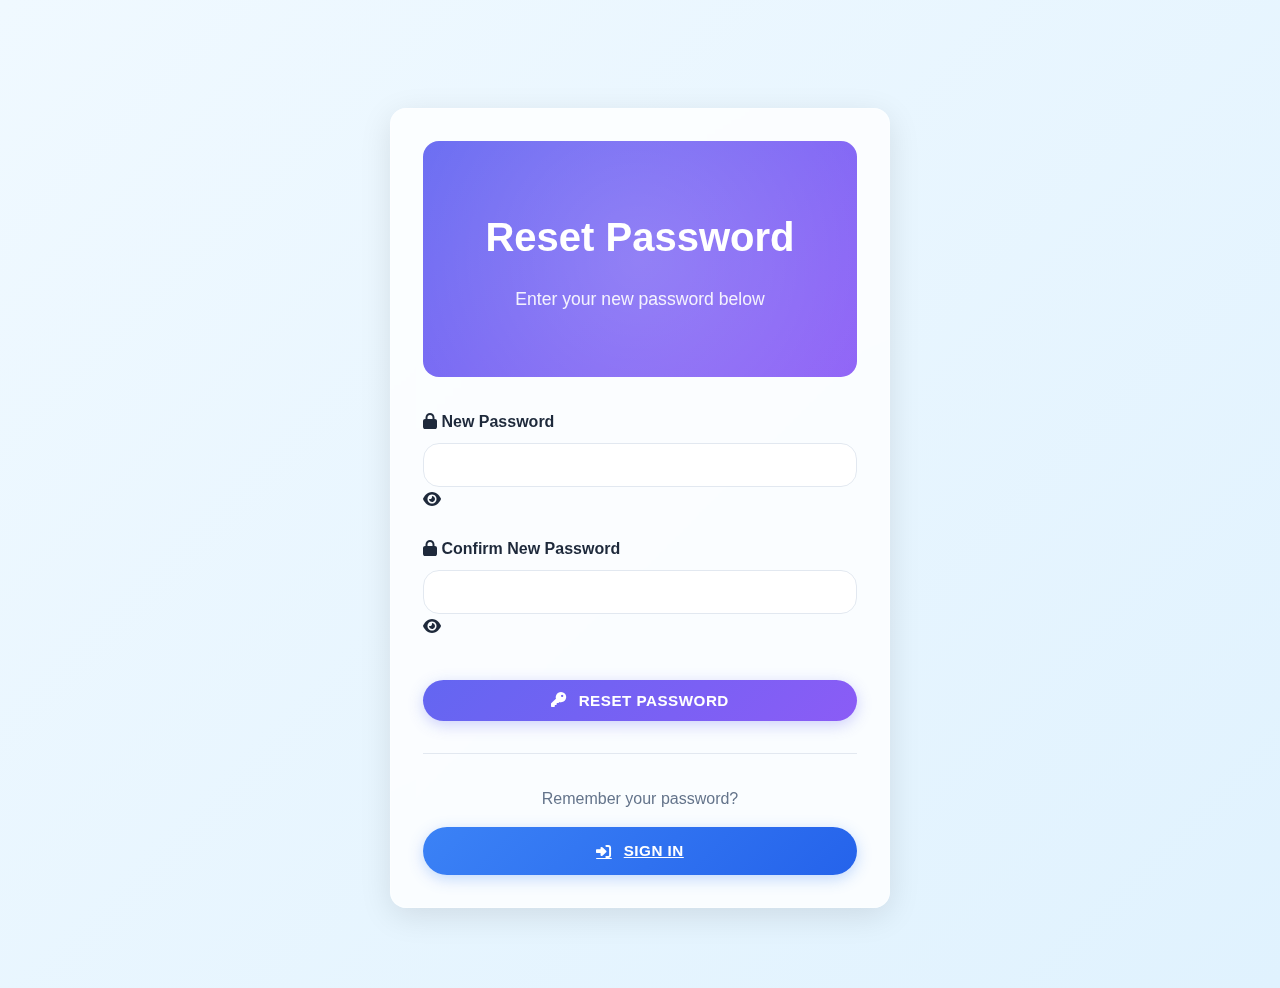
<file: reset-password.html>
<!DOCTYPE html>
<html lang="en">
<head>
    <meta charset="UTF-8">
    <meta name="viewport" content="width=device-width, initial-scale=1.0">
    <title>Reset Password - Student-Startup Connect</title>
    <link rel="stylesheet" href="https://cdnjs.cloudflare.com/ajax/libs/font-awesome/6.4.0/css/all.min.css">
    <link rel="stylesheet" href="styles.css">
</head>
<body>
    <div class="container">
        <div class="glass-card" style="max-width: 500px; margin: 2rem auto;">
            <div class="header">
                <h1 style="font-size: 2.5rem; margin-bottom: 1rem;">Reset Password</h1>
                <p style="font-size: 1.1rem; opacity: 0.9;">Enter your new password below</p>
            </div>

            <div class="error-message" id="errorMessage"></div>
            <div class="success-message" id="successMessage"></div>

            <form id="resetPasswordForm" style="margin-top: 2rem;">
                <div class="form-group">
                    <label class="form-label" for="newPassword">
                        <i class="fas fa-lock"></i>
                        New Password
                    </label>
                    <div class="password-container">
                        <input type="password" class="form-control" id="newPassword" required>
                        <i class="fas fa-eye toggle-password" id="toggleNewPassword"></i>
                    </div>
                </div>

                <div class="form-group">
                    <label class="form-label" for="confirmPassword">
                        <i class="fas fa-lock"></i>
                        Confirm New Password
                    </label>
                    <div class="password-container">
                        <input type="password" class="form-control" id="confirmPassword" required>
                        <i class="fas fa-eye toggle-password" id="toggleConfirmPassword"></i>
                    </div>
                </div>

                <button type="submit" class="btn btn-primary" style="width: 100%; justify-content: center; margin-top: 1rem;">
                    <i class="fas fa-key"></i>
                    Reset Password
                </button>
            </form>

            <div style="text-align: center; margin-top: 2rem; padding-top: 2rem; border-top: 1px solid var(--light-gray);">
                <p style="color: var(--gray); margin-bottom: 1rem;">Remember your password?</p>
                <a href="login.html" class="btn btn-info" style="width: 100%; justify-content: center;">
                    <i class="fas fa-sign-in-alt"></i>
                    Sign In
                </a>
            </div>
        </div>
    </div>

    <script type="module">
        import { initializeApp } from 'https://www.gstatic.com/firebasejs/10.12.2/firebase-app.js';
        import { getAuth, confirmPasswordReset } from 'https://www.gstatic.com/firebasejs/10.12.2/firebase-auth.js';

        const firebaseConfig = {
            apiKey: "AIzaSyD0wtET8bTtw_133RE4rWZiRFGESfbDtC0",
            authDomain: "student-startup-connect.firebaseapp.com",
            databaseURL: "https://student-startup-connect-default-rtdb.firebaseio.com",
            projectId: "student-startup-connect",
            storageBucket: "student-startup-connect.firebasestorage.app",
            messagingSenderId: "570854385529",
            appId: "1:570854385529:web:e45e5076a0cbcb9a56f1a8",
            measurementId: "G-T5PMGL8K26"
        };

        const app = initializeApp(firebaseConfig);
        const auth = getAuth(app);

        // Get the action code from the URL
        const urlParams = new URLSearchParams(window.location.search);
        const actionCode = urlParams.get('oobCode');

        if (!actionCode) {
            showError('Invalid password reset link. Please request a new one.');
            return;
        }

        // Toggle password visibility
        document.getElementById('toggleNewPassword').addEventListener('click', function() {
            const passwordInput = document.getElementById('newPassword');
            const type = passwordInput.getAttribute('type') === 'password' ? 'text' : 'password';
            passwordInput.setAttribute('type', type);
            this.classList.toggle('fa-eye');
            this.classList.toggle('fa-eye-slash');
        });

        document.getElementById('toggleConfirmPassword').addEventListener('click', function() {
            const passwordInput = document.getElementById('confirmPassword');
            const type = passwordInput.getAttribute('type') === 'password' ? 'text' : 'password';
            passwordInput.setAttribute('type', type);
            this.classList.toggle('fa-eye');
            this.classList.toggle('fa-eye-slash');
        });

        // Handle form submission
        document.getElementById('resetPasswordForm').addEventListener('submit', async (e) => {
            e.preventDefault();
            
            const newPassword = document.getElementById('newPassword').value;
            const confirmPassword = document.getElementById('confirmPassword').value;

            if (newPassword !== confirmPassword) {
                showError('Passwords do not match');
                return;
            }

            try {
                await confirmPasswordReset(auth, actionCode, newPassword);
                showSuccess('Password reset successful! Redirecting to login...');
                setTimeout(() => {
                    window.location.href = 'login.html';
                }, 2000);
            } catch (error) {
                console.error('Password reset error:', error);
                showError(error.message);
            }
        });

        function showError(message) {
            const errorDiv = document.getElementById('errorMessage');
            errorDiv.textContent = message;
            errorDiv.style.display = 'block';
            document.getElementById('successMessage').style.display = 'none';
        }

        function showSuccess(message) {
            const successDiv = document.getElementById('successMessage');
            successDiv.textContent = message;
            successDiv.style.display = 'block';
            document.getElementById('errorMessage').style.display = 'none';
        }
    </script>
</body>
</html>
</file>
<file: styles.css>
:root {
    /* Main Colors */
    --primary: #6366f1;
    --primary-dark: #4f46e5;
    --secondary: #8b5cf6;
    --accent: #ec4899;
    --success: #10b981;
    --warning: #f59e0b;
    --danger: #ef4444;
    --info: #3b82f6;
    
    /* Neutral Colors */
    --light: #f8fafc;
    --dark: #1e293b;
    --gray: #64748b;
    --light-gray: #e2e8f0;
    
    /* UI Elements */
    --border-radius: 16px;
    --box-shadow: 0 8px 30px rgba(0, 0, 0, 0.12);
    --transition: all 0.3s cubic-bezier(0.4, 0, 0.2, 1);
    
    /* Glass Effect */
    --glass-bg: rgba(255, 255, 255, 0.8);
    --glass-border: 1px solid rgba(255, 255, 255, 0.3);
    --glass-shadow: 0 8px 32px rgba(0, 0, 0, 0.1);
    
    /* Gradients */
    --gradient-primary: linear-gradient(135deg, var(--primary) 0%, var(--secondary) 100%);
    --gradient-accent: linear-gradient(135deg, var(--accent) 0%, var(--primary) 100%);
    --gradient-success: linear-gradient(135deg, var(--success) 0%, #059669 100%);
    --gradient-warning: linear-gradient(135deg, var(--warning) 0%, #d97706 100%);
    --gradient-danger: linear-gradient(135deg, var(--danger) 0%, #dc2626 100%);
    --gradient-info: linear-gradient(135deg, var(--info) 0%, #2563eb 100%);
}

* {
    margin: 0;
    padding: 0;
    box-sizing: border-box;
    font-family: 'Inter', -apple-system, BlinkMacSystemFont, 'Segoe UI', Roboto, sans-serif;
}

body {
    background: linear-gradient(135deg, #f0f9ff 0%, #e0f2fe 100%);
    color: var(--dark);
    line-height: 1.6;
    min-height: 100vh;
    padding: 2rem;
    overflow-x: hidden;
    padding-top: 60px; /* Adjust based on navbar height */
}

.container {
    max-width: 1200px;
    margin: 0 auto;
    padding: 1rem;
}

/* Glass Card */
.glass-card {
    background: var(--glass-bg);
    border-radius: var(--border-radius);
    box-shadow: var(--glass-shadow);
    backdrop-filter: blur(10px);
    border: var(--glass-border);
    padding: 2rem;
    margin-bottom: 2rem;
}

/* Header Styles */
.header {
    background: var(--gradient-primary);
    color: white;
    padding: 4rem 2rem;
    text-align: center;
    position: relative;
    overflow: hidden;
    border-radius: var(--border-radius);
    margin-bottom: 2rem;
}

.header::before {
    content: '';
    position: absolute;
    top: -50%;
    left: -50%;
    width: 200%;
    height: 200%;
    background: radial-gradient(circle, rgba(255,255,255,0.2) 0%, transparent 70%);
    transform: rotate(30deg);
    pointer-events: none;
    animation: rotate 20s linear infinite;
}

.header h1 {
    font-size: 4rem; /* Larger font size */
    animation: fadeInDown 1.5s ease-out; /* Slower animation */
}

.header p {
    font-size: 1.6rem; /* Slightly larger font size */
    animation: fadeInUp 1.5s ease-out 0.5s both;
}

/* Form Styles */
.form-group {
    margin-bottom: 1.5rem;
}

.form-label {
    display: block;
    margin-bottom: 0.5rem;
    font-weight: 600;
    color: var(--dark);
}

.form-control {
    width: 100%;
    padding: 0.75rem 1rem;
    border-radius: var(--border-radius);
    border: 1px solid var(--light-gray);
    background: rgba(255, 255, 255, 0.9);
    transition: var(--transition);
    font-size: 1rem;
}

.form-control:focus {
    outline: none;
    border-color: var(--primary);
    box-shadow: 0 0 0 3px rgba(99, 102, 241, 0.1);
}

/* Button Styles */
.btn {
    padding: 0.75rem 1.5rem;
    border-radius: 2rem;
    border: none;
    font-weight: 600;
    cursor: pointer;
    transition: var(--transition);
    display: inline-flex;
    align-items: center;
    gap: 0.75rem;
    font-size: 0.95rem;
    text-transform: uppercase;
    letter-spacing: 0.5px;
    position: relative;
    overflow: hidden;
}

.btn::before {
    content: '';
    position: absolute;
    top: 0;
    left: -100%;
    width: 100%;
    height: 100%;
    background: linear-gradient(
        90deg,
        transparent,
        rgba(255, 255, 255, 0.2),
        transparent
    );
    transition: 0.5s;
}

.btn:hover::before {
    left: 100%;
}

.btn:hover {
    transform: translateY(-2px);
    box-shadow: 0 5px 15px rgba(0, 0, 0, 0.2);
}

.btn-primary {
    background: var(--gradient-primary);
    color: white;
    box-shadow: 0 4px 15px rgba(99, 102, 241, 0.3);
}

.btn-success {
    background: var(--gradient-success);
    color: white;
    box-shadow: 0 4px 15px rgba(16, 185, 129, 0.3);
}

.btn-warning {
    background: var(--gradient-warning);
    color: white;
    box-shadow: 0 4px 15px rgba(245, 158, 11, 0.3);
}

.btn-danger {
    background: var(--gradient-danger);
    color: white;
    box-shadow: 0 4px 15px rgba(239, 68, 68, 0.3);
}

.btn-info {
    background: var(--gradient-info);
    color: white;
    box-shadow: 0 4px 15px rgba(59, 130, 246, 0.3);
}

/* Card Styles */
.card {
    background: var(--glass-bg);
    border-radius: var(--border-radius);
    box-shadow: var(--glass-shadow);
    transition: transform 0.3s ease, box-shadow 0.3s ease;
}

.card:hover {
    transform: translateY(-10px);
    box-shadow: 0 10px 30px rgba(0, 0, 0, 0.2);
}

/* Navigation */
.nav {
    background: var(--glass-bg);
    backdrop-filter: blur(10px);
    border: var(--glass-border);
    border-radius: var(--border-radius);
    padding: 1rem;
    margin-bottom: 2rem;
    display: flex;
    justify-content: space-between;
    align-items: center;
}

.nav-brand {
    font-size: 1.5rem;
    font-weight: 700;
    color: var(--primary);
    text-decoration: none;
}

.nav-links {
    display: flex;
    gap: 1.5rem;
}

.nav-link {
    color: white; /* White text for better contrast */
    font-weight: 600;
    text-decoration: none;
    transition: var(--transition);
    padding: 0.5rem 1rem;
    border-radius: 2rem;
}

.nav-link:hover {
    color: var(--accent); /* Accent color on hover */
    background: rgba(255, 255, 255, 0.2);
}

/* Navbar Styles */
.navbar {
    position: fixed;
    top: 0;
    left: 0;
    width: 100%;
    z-index: 1000;
    background: var(--gradient-primary); /* Gradient background */
    box-shadow: 0 2px 5px rgba(0, 0, 0, 0.1);
    transition: background 0.3s ease;
}

.navbar:hover {
    background: var(--gradient-accent); /* Change gradient on hover */
}

/* Status Badges */
.badge {
    padding: 0.5rem 1rem;
    border-radius: 2rem;
    font-size: 0.9rem;
    font-weight: 600;
    text-transform: uppercase;
    letter-spacing: 0.5px;
}

.badge-success {
    background: rgba(16, 185, 129, 0.1);
    color: var(--success);
}

.badge-warning {
    background: rgba(245, 158, 11, 0.1);
    color: var(--warning);
}

.badge-danger {
    background: rgba(239, 68, 68, 0.1);
    color: var(--danger);
}

.badge-info {
    background: rgba(59, 130, 246, 0.1);
    color: var(--info);
}

/* Footer */
footer {
    background: var(--gradient-primary); /* Gradient background */
    color: white;
    padding: 40px 20px;
    text-align: center;
}

footer p {
    font-size: 1.2rem; /* Slightly larger font size */
}

.social-links a {
    color: white;
    font-size: 1.8rem; /* Larger icons */
    transition: transform 0.3s ease, color 0.3s ease;
}

.social-links a:hover {
    color: var(--accent);
    transform: scale(1.2); /* Scale effect on hover */
}

/* Animations */
@keyframes fadeInUp {
    from {
        opacity: 0;
        transform: translateY(20px);
    }
    to {
        opacity: 1;
        transform: translateY(0);
    }
}

@keyframes fadeInDown {
    from {
        opacity: 0;
        transform: translateY(-20px);
    }
    to {
        opacity: 1;
        transform: translateY(0);
    }
}

@keyframes rotate {
    from { transform: rotate(0deg); }
    to { transform: rotate(360deg); }
}

@keyframes pulse {
    0% { transform: scale(1); }
    50% { transform: scale(1.02); }
    100% { transform: scale(1); }
}

/* Responsive Design */
@media (max-width: 1024px) {
    .container {
        padding: 0.5rem;
    }
}

@media (max-width: 768px) {
    body {
        padding: 1rem;
    }
    
    .nav {
        flex-direction: column;
        gap: 1rem;
        text-align: center;
    }
    
    .nav-links {
        flex-direction: column;
        gap: 0.5rem;
    }
}

@media (max-width: 480px) {
    body {
        padding: 0.5rem;
    }
    
    .header {
        padding: 2rem 1rem;
    }
    
    .btn {
        width: 100%;
        justify-content: center;
    }
}
</file>
